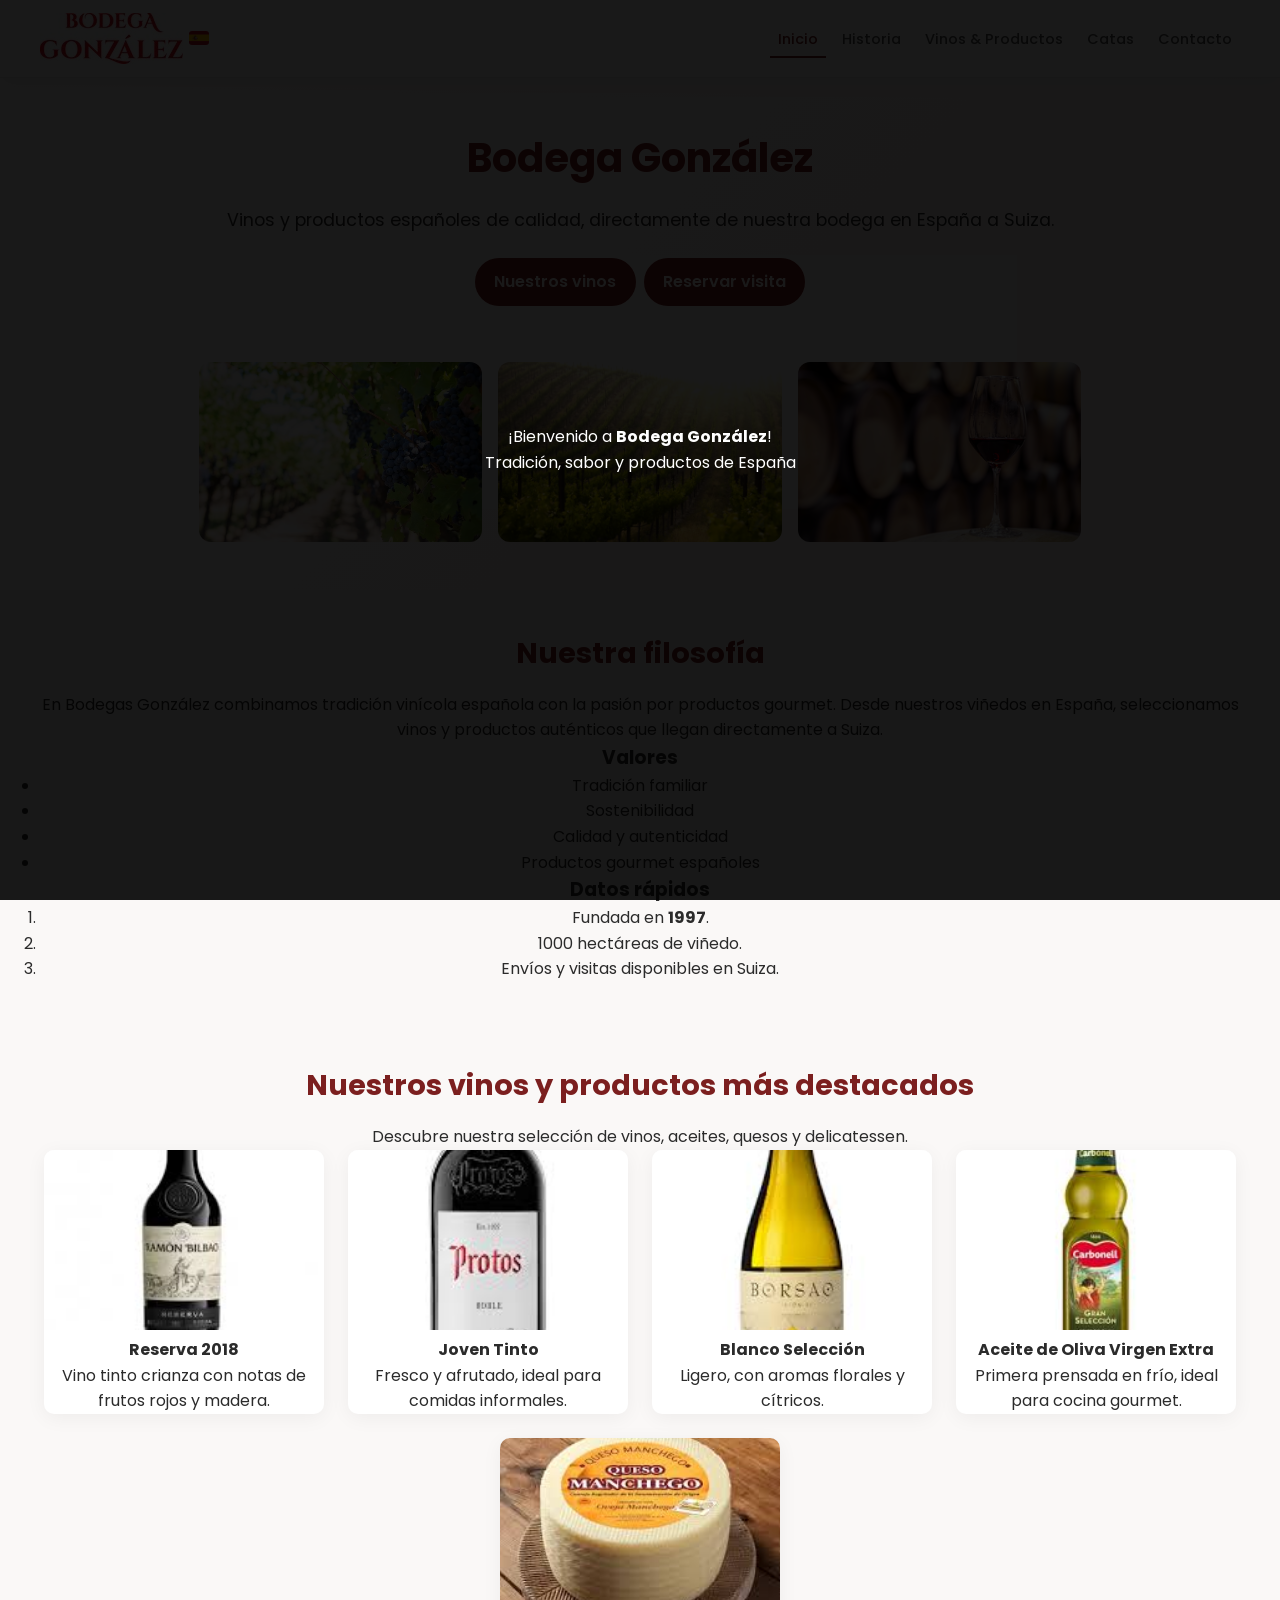
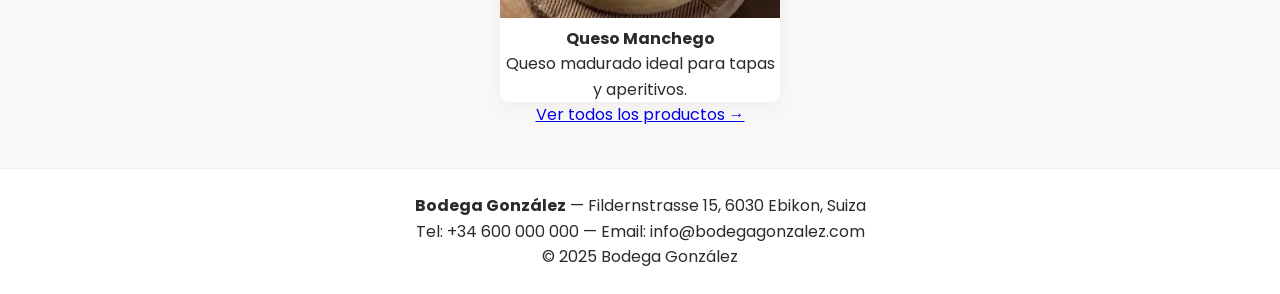
<file: index.html>
<!DOCTYPE html>
<html lang="es">

<head>
  <meta charset="utf-8" />
  <meta name="viewport" content="width=device-width, initial-scale=1" />
  <meta name="author" content="Bodegas González" />
  <title>Bodega González - Tienda de Vinos y Productos Españoles en Suiza</title>

  <!-- Hoja de estilos principal -->
  <link rel="stylesheet" href="styles.css" />

  <!-- Fuente externa -->
  <link href="https://fonts.googleapis.com/css2?family=Poppins:wght@400;500;600;700&display=swap" rel="stylesheet">

  <!-- Favicon -->
  <link rel="icon" href="images/favicon.png" />
</head>

<body>

  <!-- Cabecera con logotipo, bandera y menú principal -->
  <header class="site-header">
    <div class="container header-inner">
      <a class="brand" href="index.html">
        <img src="images/logo.jpg" alt="Logotipo Bodegas González" class="logo">
        <img src="images/flag.jpg" alt="Bandera de España" class="flag">
      </a>

      <!-- Botón de menú para dispositivos pequeños -->
      <button id="nav-toggle" class="nav-toggle" aria-label="Abrir menú">☰</button>

      <!-- Menú principal -->
      <nav id="main-nav" class="main-nav" aria-label="Menú principal">
        <ul>
          <li><a href="index.html" class="active">Inicio</a></li>
          <li><a href="historia.html">Historia</a></li>
          <li><a href="productos.html">Vinos & Productos</a></li>
          <li><a href="catas.html">Catas</a></li>
          <li><a href="contacto.html">Contacto</a></li>
        </ul>
      </nav>
    </div>
  </header>

  <!-- Contenido principal -->
  <main>

    <!-- Sección hero con texto e imágenes destacadas -->
    <section class="hero">
      <div class="hero-inner container">

        <div class="hero-text">
          <h1>Bodega González</h1>
          <p class="lead">Vinos y productos españoles de calidad, directamente de nuestra bodega en España a Suiza.</p>
          <p class="cta">
            <a class="btn" href="productos.html">Nuestros vinos</a>
            <a class="btn ghost" href="catas.html">Reservar visita</a>
          </p>
        </div>

        <div class="hero-image">
          <img src="images/viniedos.png" alt="Viñedos de Bodegas González">
          <img src="images/viniedos2.png" alt="Viñedos de Bodegas González">
          <img src="images/viniedos3.png" alt="Viñedos de Bodegas González">
        </div>

      </div>
    </section>

    <!-- Sección sobre nosotros con listas ordenadas y desordenadas -->
    <section class="about container" id="sobre-nosotros">
      <article>
        <h2>Nuestra filosofía</h2>
        <p>En Bodegas González combinamos tradición vinícola española con la pasión por productos gourmet. Desde nuestros viñedos en España, seleccionamos vinos y productos auténticos que llegan directamente a Suiza.</p>

        <h3>Valores</h3>
        <ul>
          <li>Tradición familiar</li>
          <li>Sostenibilidad</li>
          <li>Calidad y autenticidad</li>
          <li>Productos gourmet españoles</li>
        </ul>
      </article>

      <aside class="quick-facts">
        <h3>Datos rápidos</h3>
        <ol>
          <li>Fundada en <strong>1997</strong>.</li>
          <li>1000 hectáreas de viñedo.</li>
          <li>Envíos y visitas disponibles en Suiza.</li>
        </ol>
      </aside>
    </section>

    <!-- Productos destacados -->
    <section class="productos container">
      <h2>Nuestros vinos y productos más destacados</h2>
      <p>Descubre nuestra selección de vinos, aceites, quesos y delicatessen.</p>

      <div class="cards">

        <article class="card">
          <img src="images/reserva.jpg" alt="Vino Reserva Bodegas González">
          <h4>Reserva 2018</h4>
          <p>Vino tinto crianza con notas de frutos rojos y madera.</p>
        </article>

        <article class="card">
          <img src="images/vinojoven.jpg" alt="Vino Tinto Joven">
          <h4>Joven Tinto</h4>
          <p>Fresco y afrutado, ideal para comidas informales.</p>
        </article>

        <article class="card">
          <img src="images/blancoseleccion.jpg" alt="Vino Blanco">
          <h4>Blanco Selección</h4>
          <p>Ligero, con aromas florales y cítricos.</p>
        </article>

        <article class="card">
          <img src="images/aceiteoliva.jpg" alt="Aceite de oliva español">
          <h4>Aceite de Oliva Virgen Extra</h4>
          <p>Primera prensada en frío, ideal para cocina gourmet.</p>
        </article>

        <article class="card">
          <img src="images/quesomanchego.jpg" alt="Queso manchego">
          <h4>Queso Manchego</h4>
          <p>Queso madurado ideal para tapas y aperitivos.</p>
        </article>

      </div>

      <p class="ver-mas"><a href="productos.html">Ver todos los productos →</a></p>
    </section>

  </main>

  <!-- Pie de página común -->
  <footer class="site-footer">
    <div class="container footer-inner">
      <p><strong>Bodega González</strong> — Fildernstrasse 15, 6030 Ebikon, Suiza</p>
      <p>Tel: +34 600 000 000 — Email: info@bodegagonzalez.com</p>
      <p>© 2025 Bodega González</p>
    </div>
  </footer>

  <!-- Script general -->
  <script src="script.js"></script>

  <!-- Mensaje de bienvenida -->
  <div id="welcome-overlay" class="welcome-overlay">
    <div id="welcome-message" class="welcome-message">
      ¡Bienvenido a <strong>Bodega González</strong>!<br>
      <span class="sub">Tradición, sabor y productos de España</span>
    </div>
  </div>

</body>
</html>
</file>
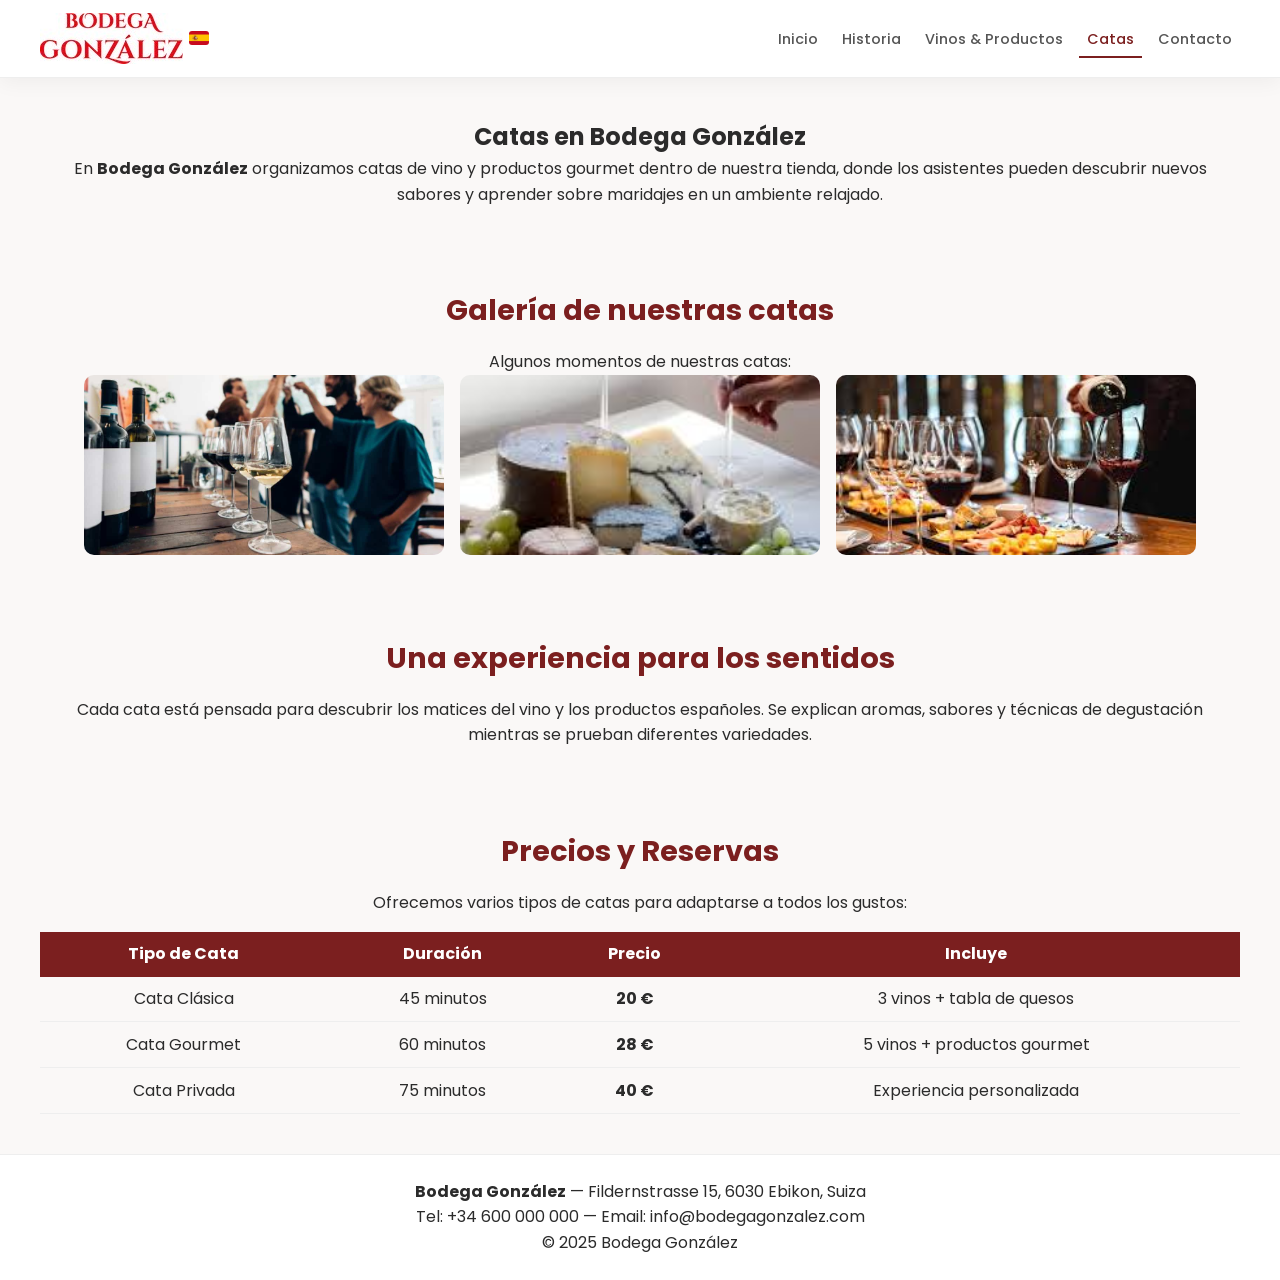
<file: catas.html>
<!DOCTYPE html>
<html lang="es">

<head>
  <meta charset="utf-8" />
  <meta name="viewport" content="width=device-width, initial-scale=1" />
  <meta name="author" content="Bodegas González" />
  <title>Catas | Bodega González</title>

  <!-- Hoja de estilos -->
  <link rel="stylesheet" href="styles.css" />

  <!-- Fuente externa -->
  <link href="https://fonts.googleapis.com/css2?family=Poppins:wght@400;500;600;700&display=swap" rel="stylesheet">

  <link rel="icon" href="images/favicon.png" />
</head>

<body>

  <!-- Cabecera -->
  <header class="site-header">
    <div class="container header-inner">

      <a class="brand" href="index.html">
        <img src="images/logo.jpg" alt="Logotipo Bodega González" class="logo">
        <img src="images/flag.jpg" alt="Bandera de España" class="flag">
      </a>

      <button id="nav-toggle" class="nav-toggle" aria-label="Abrir menú">☰</button>

      <!-- Menú principal -->
      <nav id="main-nav" class="main-nav">
        <ul>
          <li><a href="index.html">Inicio</a></li>
          <li><a href="historia.html">Historia</a></li>
          <li><a href="productos.html">Vinos & Productos</a></li>
          <li><a href="catas.html" class="active">Catas</a></li>
          <li><a href="contacto.html">Contacto</a></li>
        </ul>
      </nav>

    </div>
  </header>

  <!-- Contenido principal -->
  <main>

    <!-- Intro -->
    <section class="container">
      <h1>Catas en Bodega González</h1>
      <p>
        En <strong>Bodega González</strong> organizamos catas de vino y productos gourmet dentro de nuestra tienda, donde los asistentes
        pueden descubrir nuevos sabores y aprender sobre maridajes en un ambiente relajado.
      </p>
    </section>

    <!-- Galería -->
    <section class="galeria container">
      <h2>Galería de nuestras catas</h2>
      <p>Algunos momentos de nuestras catas:</p>

      <div class="galeria-fotos">
        <img src="images/cata1.jpg" alt="Grupo disfrutando una cata">
        <img src="images/cata2.jpg" alt="Detalle de copas y tabla de quesos">
        <img src="images/cata3.jpg" alt="Cata con maridaje gourmet">
      </div>
    </section>

    <!-- Experiencia -->
    <section class="container">
      <h2>Una experiencia para los sentidos</h2>
      <p>
        Cada cata está pensada para descubrir los matices del vino y los productos españoles.
        Se explican aromas, sabores y técnicas de degustación mientras se prueban diferentes variedades.
      </p>
    </section>

    <!-- Tabla de precios -->
    <section class="container">
      <h2>Precios y Reservas</h2>
      <p>Ofrecemos varios tipos de catas para adaptarse a todos los gustos:</p>

      <table>
        <thead>
          <tr>
            <th>Tipo de Cata</th>
            <th>Duración</th>
            <th>Precio</th>
            <th>Incluye</th>
          </tr>
        </thead>

        <tbody>
          <tr>
            <td>Cata Clásica</td>
            <td>45 minutos</td>
            <td><strong>20 €</strong></td>
            <td>3 vinos + tabla de quesos</td>
          </tr>

          <tr>
            <td>Cata Gourmet</td>
            <td>60 minutos</td>
            <td><strong>28 €</strong></td>
            <td>5 vinos + productos gourmet</td>
          </tr>

          <tr>
            <td>Cata Privada</td>
            <td>75 minutos</td>
            <td><strong>40 €</strong></td>
            <td>Experiencia personalizada</td>
          </tr>
        </tbody>
      </table>

    </section>

  </main>

  <!-- Pie -->
  <footer class="site-footer">
    <div class="container footer-inner">
      <p><strong>Bodega González</strong> — Fildernstrasse 15, 6030 Ebikon, Suiza</p>
      <p>Tel: +34 600 000 000 — Email: info@bodegagonzalez.com</p>
      <p>© 2025 Bodega González</p>
    </div>
  </footer>

  <script src="script.js"></script>

</body>
</html>
</file>
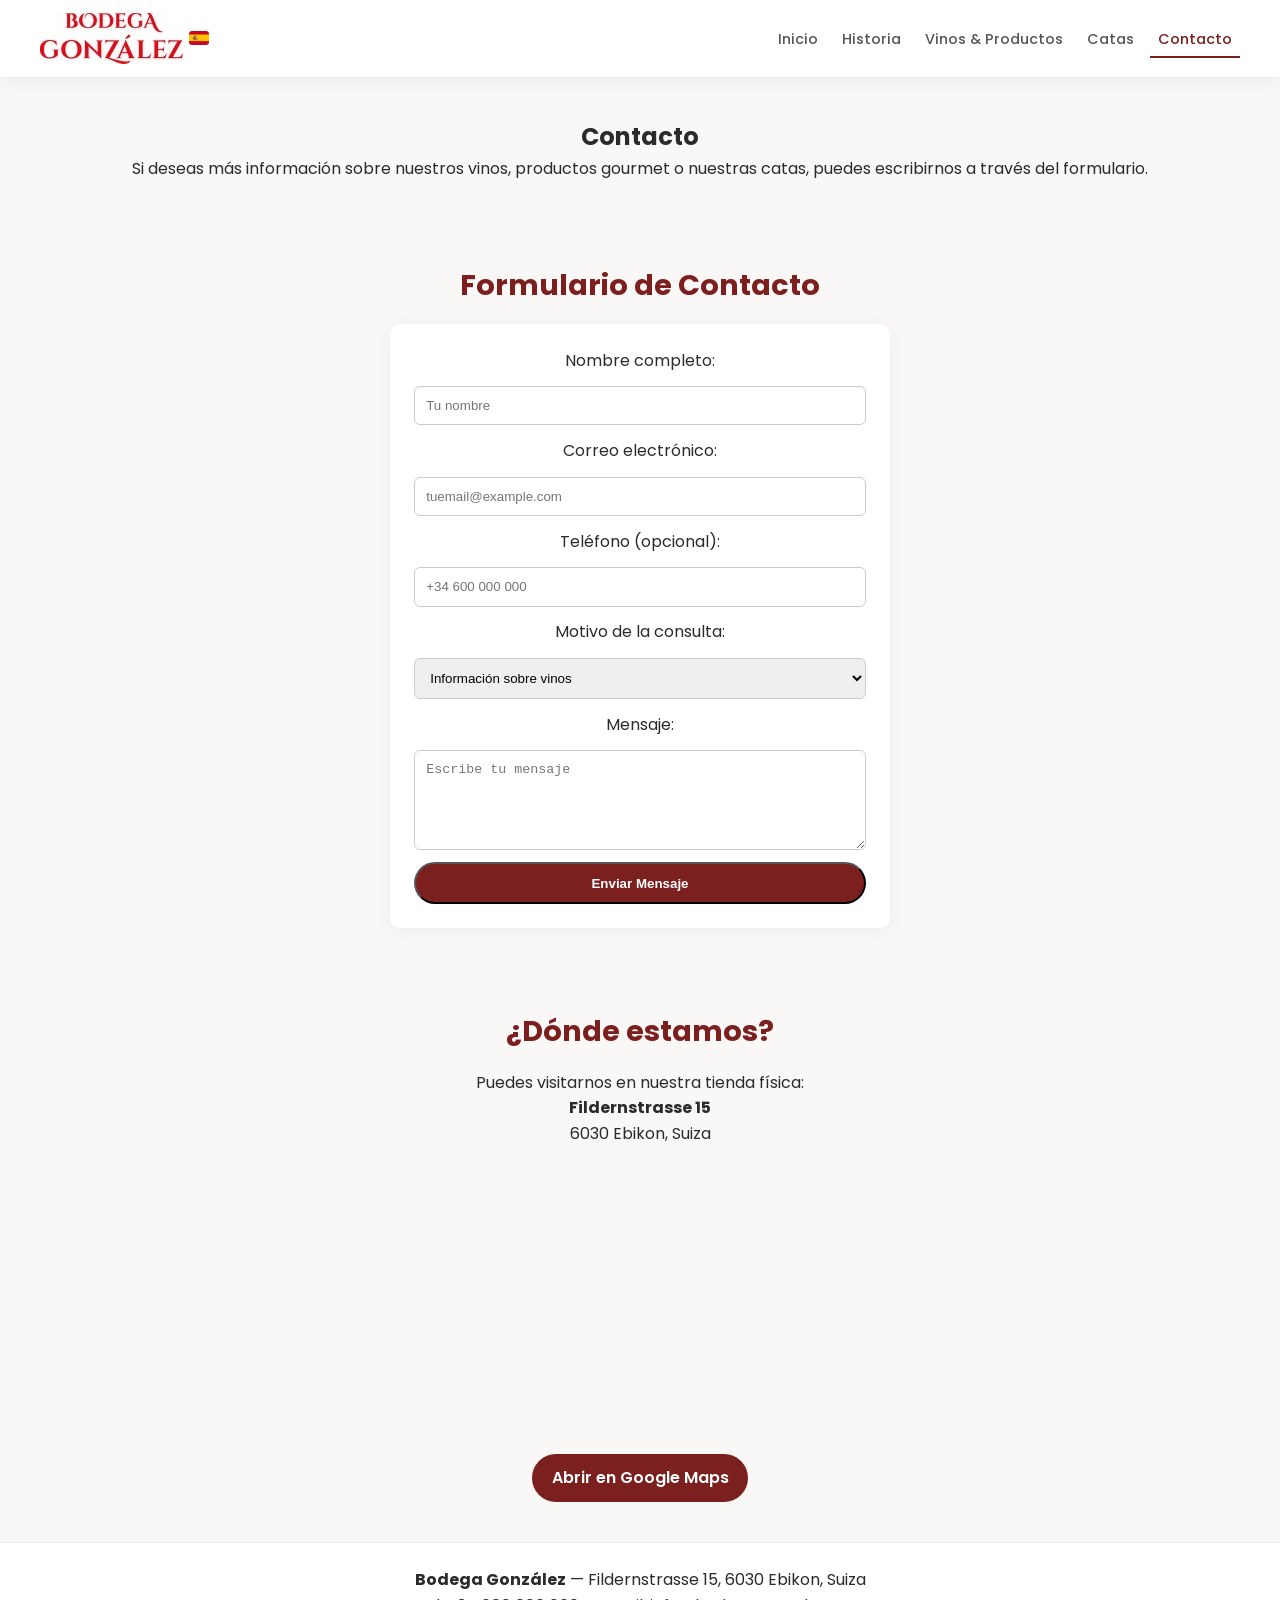
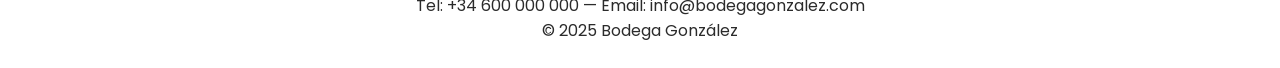
<file: contacto.html>
<!DOCTYPE html>
<html lang="es">

<head>
  <meta charset="utf-8" />
  <meta name="viewport" content="width=device-width, initial-scale=1" />
  <meta name="author" content="Bodegas González" />
  <title>Contacto | Bodega González</title>

  <link rel="stylesheet" href="styles.css" />
  <link href="https://fonts.googleapis.com/css2?family=Poppins:wght@400;500;600;700&display=swap" rel="stylesheet">
  <link rel="icon" href="images/favicon.png" />
</head>

<body>

  <!-- Cabecera con logotipo y menú -->
  <header class="site-header">
    <div class="container header-inner">
      <a class="brand" href="index.html">
        <img src="images/logo.jpg" alt="Logotipo Bodega González" class="logo">
        <img src="images/flag.jpg" alt="Bandera de España" class="flag">
      </a>

      <button id="nav-toggle" class="nav-toggle">☰</button>

      <nav id="main-nav" class="main-nav">
        <ul>
          <li><a href="index.html">Inicio</a></li>
          <li><a href="historia.html">Historia</a></li>
          <li><a href="productos.html">Vinos & Productos</a></li>
          <li><a href="catas.html">Catas</a></li>
          <li><a href="contacto.html" class="active">Contacto</a></li>
        </ul>
      </nav>
    </div>
  </header>

  <!-- Contenido principal -->
  <main>

    <!-- Descripción -->
    <section class="container">
      <h1>Contacto</h1>
      <p>Si deseas más información sobre nuestros vinos, productos gourmet o nuestras catas, puedes escribirnos a través del formulario.</p>
    </section>

    <!-- Formulario -->
    <section class="container">
      <h2>Formulario de Contacto</h2>

      <form class="contact-form" id="contactForm">

        <label for="nombre">Nombre completo:</label>
        <input type="text" id="nombre" name="nombre" required placeholder="Tu nombre">

        <label for="email">Correo electrónico:</label>
        <input type="email" id="email" name="email" required placeholder="tuemail@example.com">

        <label for="telefono">Teléfono (opcional):</label>
        <input type="tel" id="telefono" name="telefono" placeholder="+34 600 000 000">

        <label for="motivo">Motivo de la consulta:</label>
        <select id="motivo" name="motivo">
          <option value="vinos">Información sobre vinos</option>
          <option value="productos">Productos gourmet</option>
          <option value="catas">Reservar cata</option>
          <option value="otros">Otros</option>
        </select>

        <label for="mensaje">Mensaje:</label>
        <textarea id="mensaje" name="mensaje" rows="5" required placeholder="Escribe tu mensaje"></textarea>

        <button class="btn" type="submit">Enviar Mensaje</button>
      </form>

      <p id="form-msg" class="form-msg"></p>

    </section>

    <!-- Información adicional con mapa -->
    <section class="container">
      <h2>¿Dónde estamos?</h2>
      <p>Puedes visitarnos en nuestra tienda física:</p>

      <p><strong>Fildernstrasse 15</strong><br>6030 Ebikon, Suiza</p>

<!-- Mapa de Google -->
<iframe
  src="https://www.google.com/maps/embed?pb=!1m18!1m12!1m3!1d2762.3045034493984!2d8.33389677660407!3d47.08049447115409!2m3!1f0!2f0!3f0!3m2!1i1024!2i768!4f13.1!3m3!1m2!1s0x479ab122f6e576f5%3A0xcd3d6b109fa074d0!2sFildernstrasse%2015%2C%206030%20Ebikon%2C%20Suiza!5e0!3m2!1ses!2ses!4v1700000000000"
  width="100%" height="300" style="border:0; border-radius:10px;" allowfullscreen="" loading="lazy"
  referrerpolicy="no-referrer-when-downgrade">
</iframe>


      <a class="btn" href="https://maps.google.com/?q=Fildernstrasse+15,+6030+Ebikon,+Suiza" target="_blank">
        Abrir en Google Maps
      </a>
      
    </section>

  </main>

  <!-- Pie de página -->
  <footer class="site-footer">
    <div class="container footer-inner">
      <p><strong>Bodega González</strong> — Fildernstrasse 15, 6030 Ebikon, Suiza</p>
      <p>Tel: +34 600 000 000 — Email: info@bodegagonzalez.com</p>
      <p>© 2025 Bodega González</p>
    </div>
  </footer>

  <script src="script.js"></script>
</body>
</html>
</file>
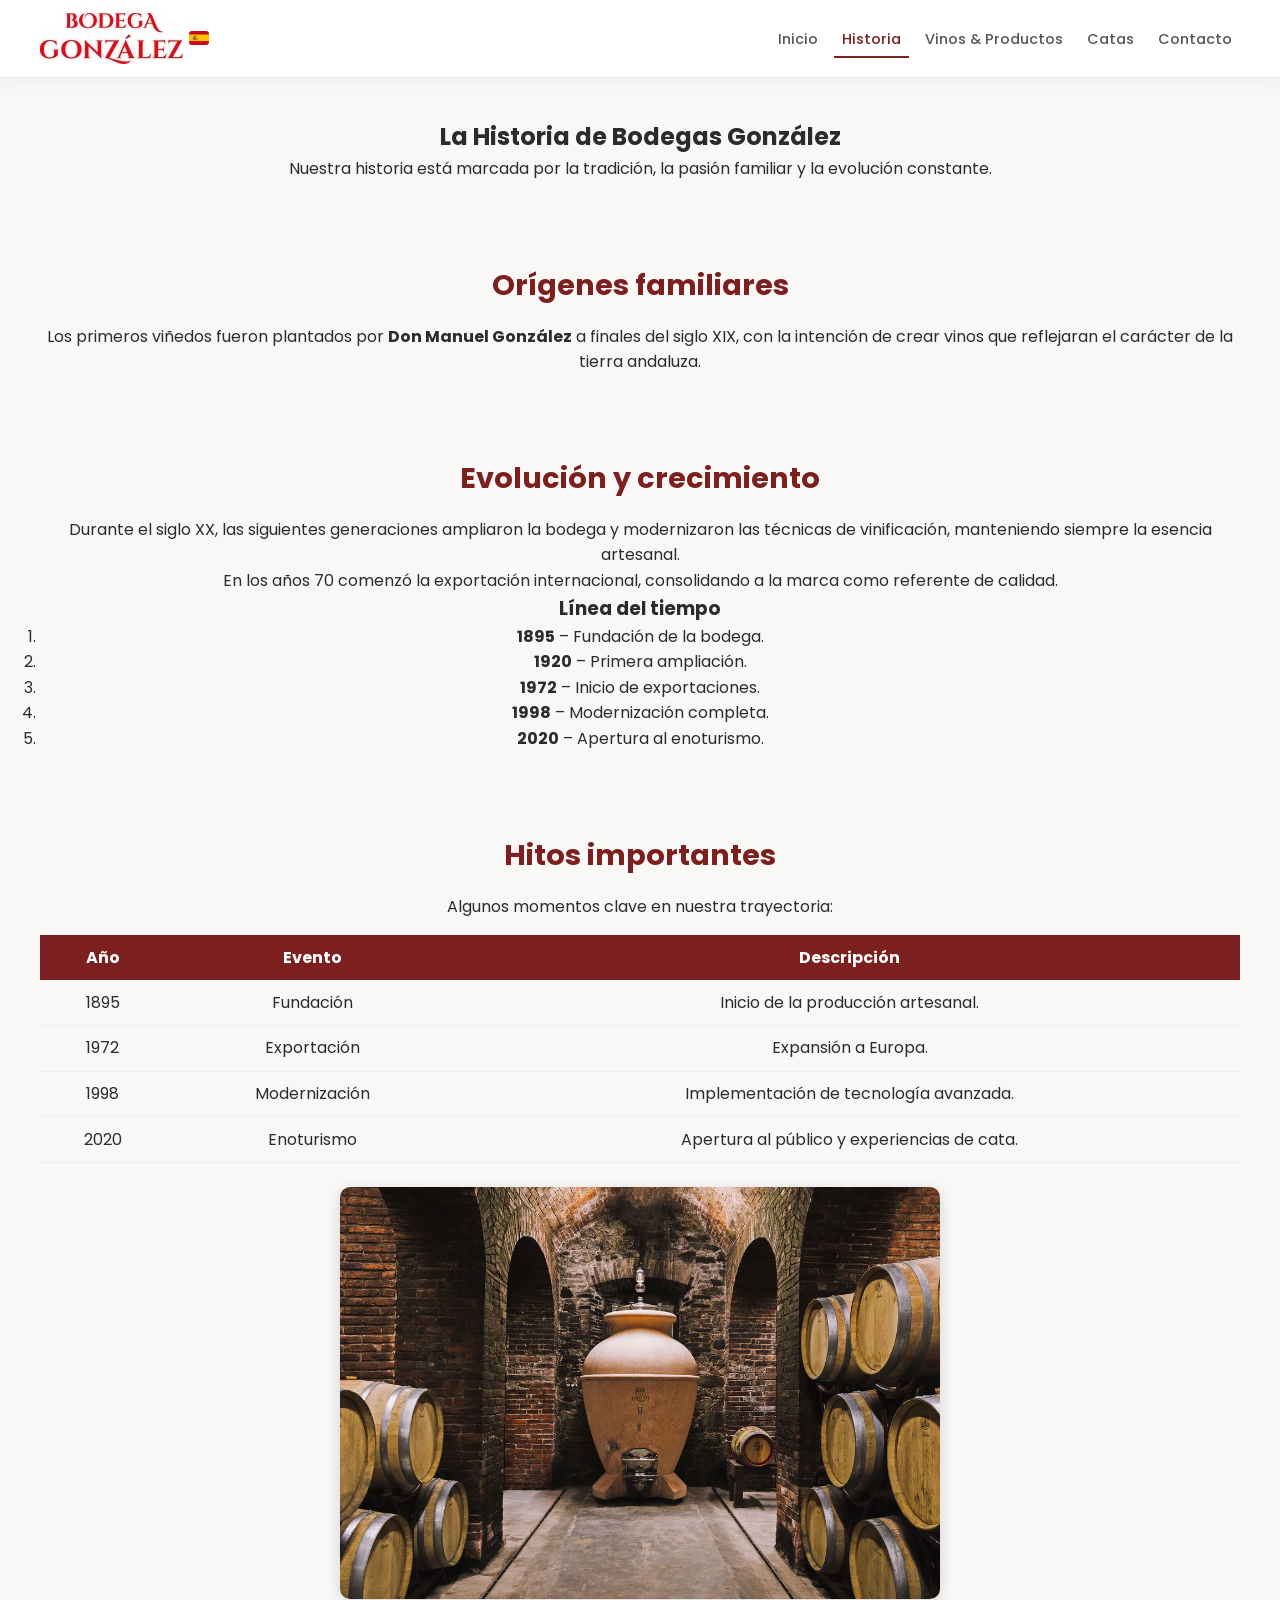
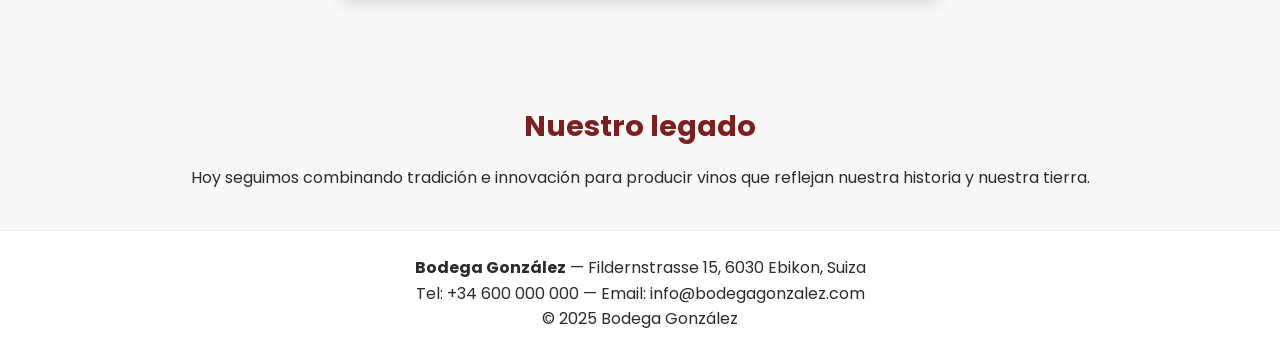
<file: historia.html>
<!DOCTYPE html>
<html lang="es">

<head>
  <meta charset="utf-8" />
  <meta name="viewport" content="width=device-width, initial-scale=1" />
  <meta name="author" content="Bodegas González" />
  <title>Historia | Bodega González</title>

  <link rel="stylesheet" href="styles.css" />
  <link href="https://fonts.googleapis.com/css2?family=Poppins:wght@400;500;600;700&display=swap" rel="stylesheet">
  <link rel="icon" href="images/favicon.png" />
</head>

<body>

  <!-- Cabecera con logotipo y menú -->
  <header class="site-header">
    <div class="container header-inner">
      <a class="brand" href="index.html">
        <img src="images/logo.jpg" alt="Logotipo Bodega González" class="logo">
        <img src="images/flag.jpg" alt="Bandera de España" class="flag">
      </a>

      <button id="nav-toggle" class="nav-toggle" aria-label="Abrir menú">☰</button>

      <nav id="main-nav" class="main-nav" aria-label="Menú principal">
        <ul>
          <li><a href="index.html">Inicio</a></li>
          <li><a href="historia.html" class="active">Historia</a></li>
          <li><a href="productos.html">Vinos & Productos</a></li>
          <li><a href="catas.html">Catas</a></li>
          <li><a href="contacto.html">Contacto</a></li>
        </ul>
      </nav>
    </div>
  </header>

  <!-- Contenido principal -->
  <main>

    <!-- Introducción -->
    <section class="container">
      <h1>La Historia de Bodegas González</h1>
      <p>Nuestra historia está marcada por la tradición, la pasión familiar y la evolución constante.</p>
    </section>

    <!-- Orígenes -->
    <section class="container">
      <h2>Orígenes familiares</h2>
      <article>
        <p>Los primeros viñedos fueron plantados por <strong>Don Manuel González</strong> a finales del siglo XIX, con la intención de crear vinos que reflejaran el carácter de la tierra andaluza.</p>
      </article>
    </section>

    <!-- Evolución -->
    <section class="container">
      <h2>Evolución y crecimiento</h2>
      <article>
        <p>Durante el siglo XX, las siguientes generaciones ampliaron la bodega y modernizaron las técnicas de vinificación, manteniendo siempre la esencia artesanal.</p>
        <p>En los años 70 comenzó la exportación internacional, consolidando a la marca como referente de calidad.</p>

        <!-- Línea del tiempo -->
        <h3>Línea del tiempo</h3>
        <ol>
          <li><strong>1895</strong> – Fundación de la bodega.</li>
          <li><strong>1920</strong> – Primera ampliación.</li>
          <li><strong>1972</strong> – Inicio de exportaciones.</li>
          <li><strong>1998</strong> – Modernización completa.</li>
          <li><strong>2020</strong> – Apertura al enoturismo.</li>
        </ol>
      </article>
    </section>

    <!-- Tabla de hitos -->
    <section class="container">
      <h2>Hitos importantes</h2>
      <p>Algunos momentos clave en nuestra trayectoria:</p>

      <table>
        <thead>
          <tr>
            <th>Año</th>
            <th>Evento</th>
            <th>Descripción</th>
          </tr>
        </thead>
        <tbody>
          <tr>
            <td>1895</td>
            <td>Fundación</td>
            <td>Inicio de la producción artesanal.</td>
          </tr>
          <tr>
            <td>1972</td>
            <td>Exportación</td>
            <td>Expansión a Europa.</td>
          </tr>
          <tr>
            <td>1998</td>
            <td>Modernización</td>
            <td>Implementación de tecnología avanzada.</td>
          </tr>
          <tr>
            <td>2020</td>
            <td>Enoturismo</td>
            <td>Apertura al público y experiencias de cata.</td>
          </tr>
        </tbody>
      </table>

      <!-- Imagen ilustrativa -->
      <img src="images/salabarrica.jpg" alt="Sala de barricas moderna" class="sala-barrica-img">
    </section>

    <!-- Cierre -->
    <section class="container">
      <h2>Nuestro legado</h2>
      <p>Hoy seguimos combinando tradición e innovación para producir vinos que reflejan nuestra historia y nuestra tierra.</p>
    </section>

  </main>

  <!-- Pie de página -->
  <footer class="site-footer">
    <div class="container footer-inner">
      <p><strong>Bodega González</strong> — Fildernstrasse 15, 6030 Ebikon, Suiza</p>
      <p>Tel: +34 600 000 000 — Email: info@bodegagonzalez.com</p>
      <p>© 2025 Bodega González</p>
    </div>
  </footer>

  <script src="script.js"></script>
</body>
</html>
</file>
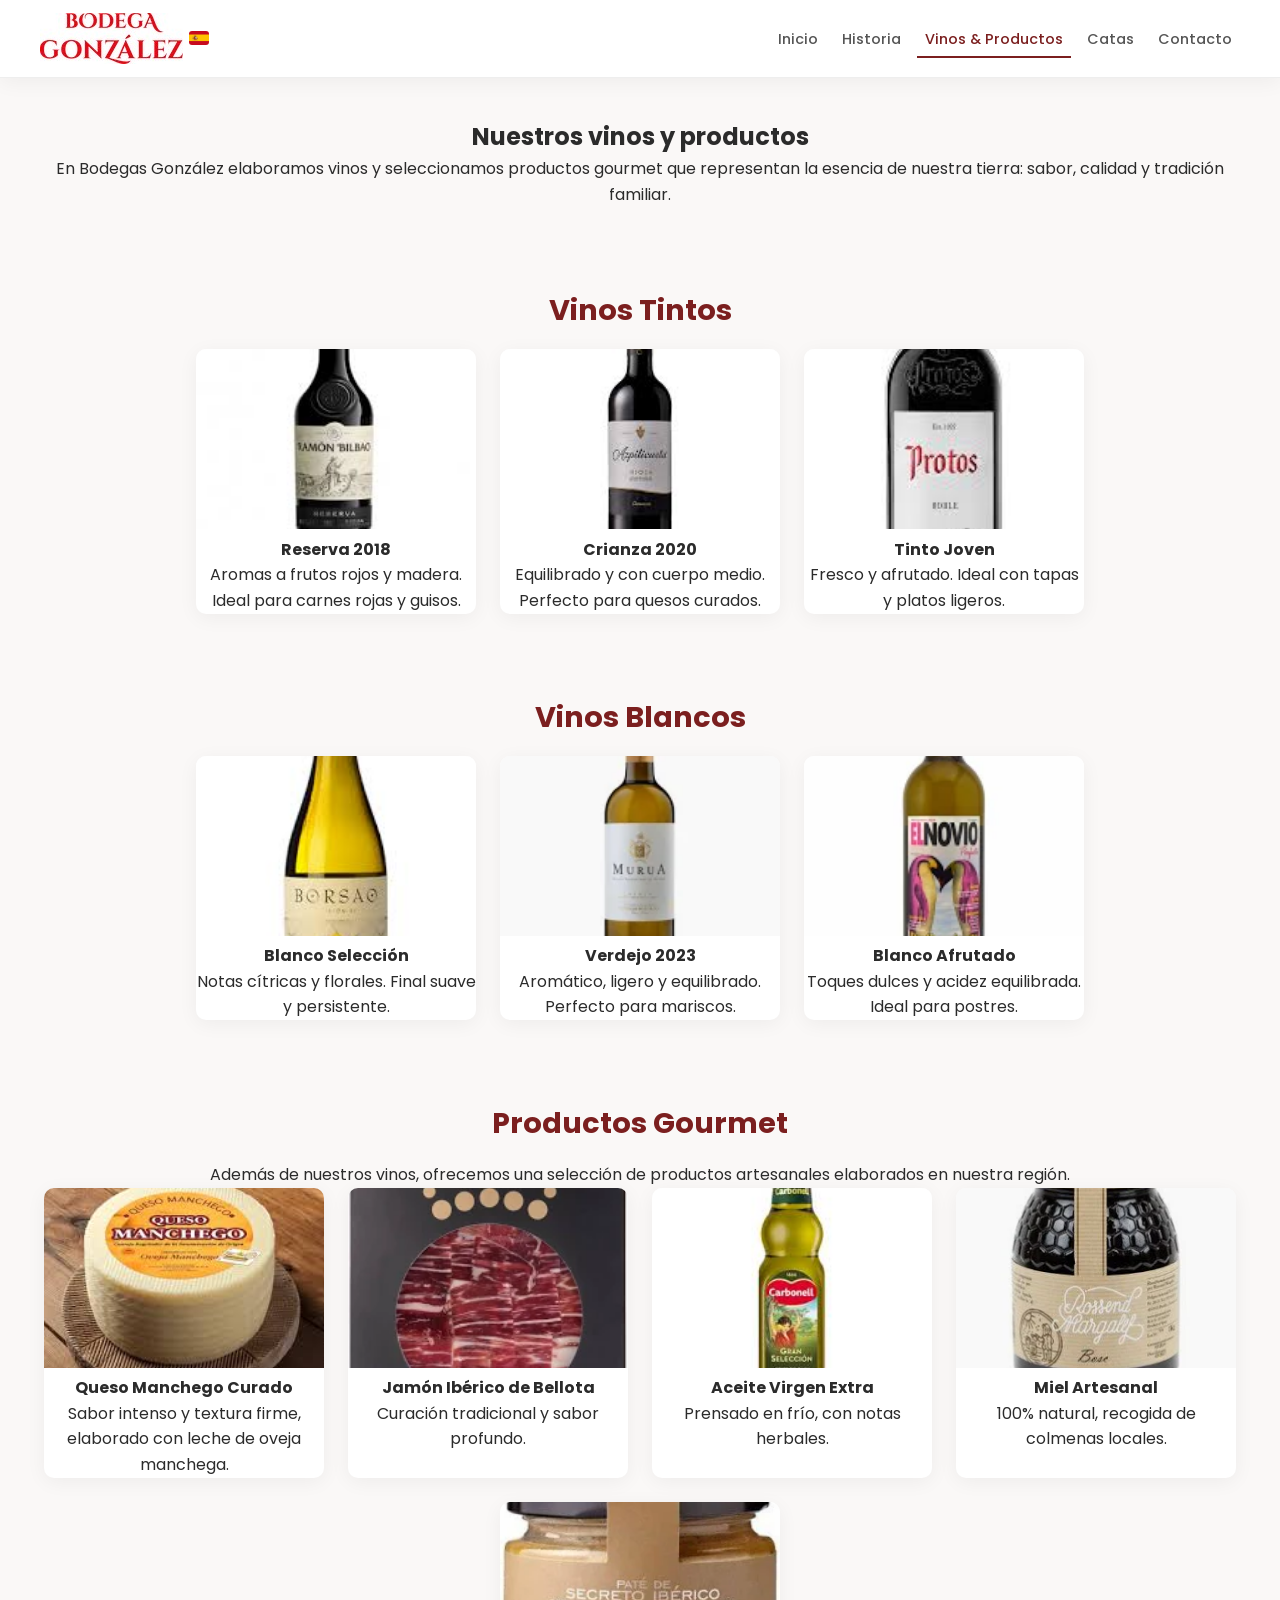
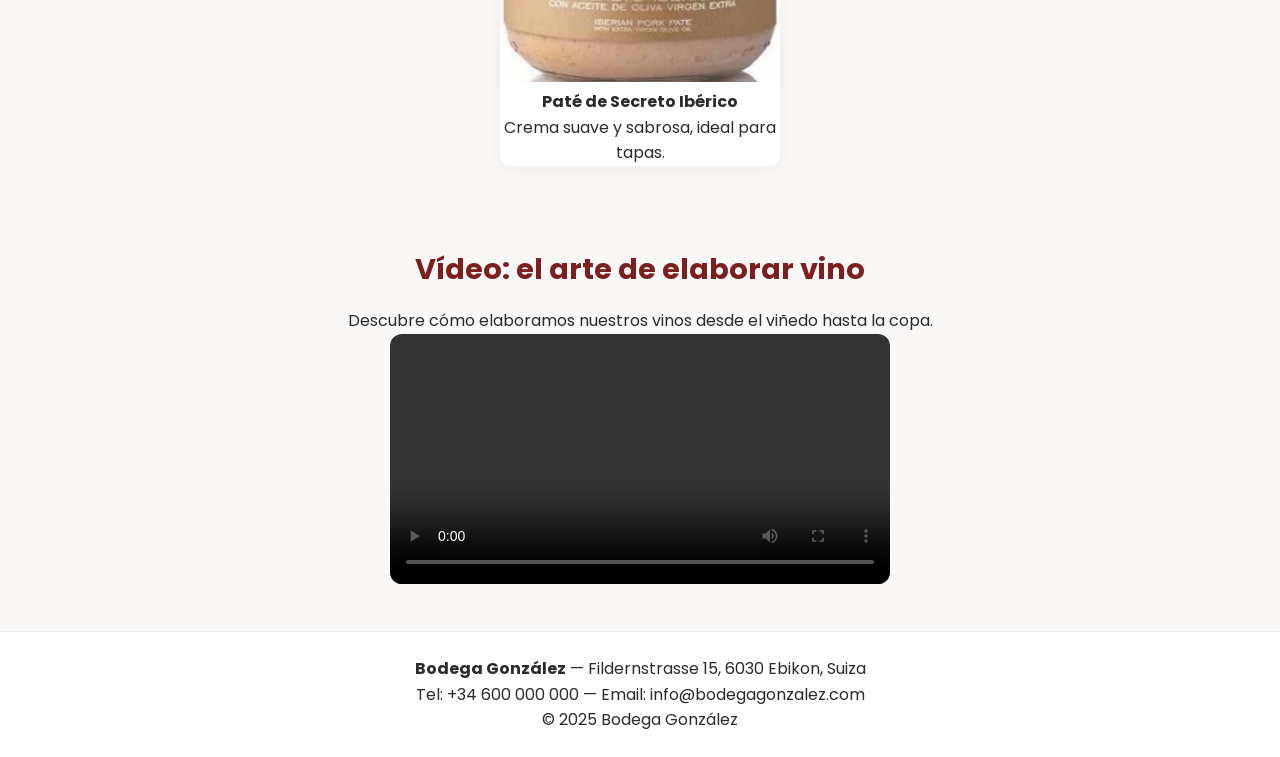
<file: productos.html>
<!DOCTYPE html>
<html lang="es">

<head>
  <meta charset="utf-8" />
  <meta name="viewport" content="width=device-width, initial-scale=1" />
  <meta name="author" content="Bodegas González" />
  <title>Vinos y Productos | Bodegas González</title>

  <!-- Hoja de estilos -->
  <link rel="stylesheet" href="styles.css" />

  <!-- Fuente externa -->
  <link href="https://fonts.googleapis.com/css2?family=Poppins:wght@400;500;600;700&display=swap" rel="stylesheet">

  <link rel="icon" href="images/favicon.png" />
</head>

<body>

  <!-- Cabecera con logotipo, bandera y menú -->
  <header class="site-header">
    <div class="container header-inner">

      <a class="brand" href="index.html">
        <img src="images/logo.jpg" alt="Logotipo Bodegas González" class="logo">
        <img src="images/flag.jpg" alt="Bandera de España" class="flag">
      </a>

      <button id="nav-toggle" class="nav-toggle" aria-label="Abrir menú">☰</button>

      <!-- Menú principal -->
      <nav id="main-nav" class="main-nav" aria-label="Menú principal">
        <ul>
          <li><a href="index.html">Inicio</a></li>
          <li><a href="historia.html">Historia</a></li>
          <li><a href="productos.html" class="active">Vinos & Productos</a></li>
          <li><a href="catas.html">Catas</a></li>
          <li><a href="contacto.html">Contacto</a></li>
        </ul>
      </nav>

    </div>
  </header>

  <!-- Contenido principal -->
  <main>

    <!-- Presentación de la categoría -->
    <section class="container">
      <h1>Nuestros vinos y productos</h1>
      <p>En Bodegas González elaboramos vinos y seleccionamos productos gourmet que representan la esencia de nuestra tierra: sabor, calidad y tradición familiar.</p>
    </section>

    <!-- Vinos tintos -->
    <section class="container">
      <h2>Vinos Tintos</h2>

      <div class="cards">

        <article class="card">
          <img src="images/reserva.jpg" alt="Vino Reserva">
          <h4>Reserva 2018</h4>
          <p>Aromas a frutos rojos y madera. Ideal para carnes rojas y guisos.</p>
        </article>

        <article class="card">
          <img src="images/crianza.jpg" alt="Vino Crianza 2020">
          <h4>Crianza 2020</h4>
          <p>Equilibrado y con cuerpo medio. Perfecto para quesos curados.</p>
        </article>

        <article class="card">
          <img src="images/vinojoven.jpg" alt="Vino Joven">
          <h4>Tinto Joven</h4>
          <p>Fresco y afrutado. Ideal con tapas y platos ligeros.</p>
        </article>

      </div>
    </section>

    <!-- Vinos blancos -->
    <section class="container">
      <h2>Vinos Blancos</h2>

      <div class="cards">

        <article class="card">
          <img src="images/blancoseleccion.jpg" alt="Blanco Selección">
          <h4>Blanco Selección</h4>
          <p>Notas cítricas y florales. Final suave y persistente.</p>
        </article>

        <article class="card">
          <img src="images/verdejo2023.jpg" alt="Verdejo 2023">
          <h4>Verdejo 2023</h4>
          <p>Aromático, ligero y equilibrado. Perfecto para mariscos.</p>
        </article>

        <article class="card">
          <img src="images/afrutado.jpg" alt="Blanco Afrutado">
          <h4>Blanco Afrutado</h4>
          <p>Toques dulces y acidez equilibrada. Ideal para postres.</p>
        </article>

      </div>
    </section>

    <!-- Productos gourmet -->
    <section class="container">
      <h2>Productos Gourmet</h2>
      <p>Además de nuestros vinos, ofrecemos una selección de productos artesanales elaborados en nuestra región.</p>

      <div class="cards">
        <article class="card">
          <img src="images/quesomanchego.jpg" alt="Queso Manchego Curado">
          <h4>Queso Manchego Curado</h4>
          <p>Sabor intenso y textura firme, elaborado con leche de oveja manchega.</p>
        </article>

        <article class="card">
          <img src="images/jamon.jpg" alt="Jamón Ibérico de Bellota">
          <h4>Jamón Ibérico de Bellota</h4>
          <p>Curación tradicional y sabor profundo.</p>
        </article>

        <article class="card">
          <img src="images/aceiteoliva.jpg" alt="Aceite Virgen Extra">
          <h4>Aceite Virgen Extra</h4>
          <p>Prensado en frío, con notas herbales.</p>
        </article>

        <article class="card">
          <img src="images/miel.jpg" alt="Miel artesanal">
          <h4>Miel Artesanal</h4>
          <p>100% natural, recogida de colmenas locales.</p>
        </article>

        <article class="card">
          <img src="images/pate.jpg" alt="Paté de Secreto Ibérico">
          <h4>Paté de Secreto Ibérico</h4>
          <p>Crema suave y sabrosa, ideal para tapas.</p>
        </article>
      </div>

    </section>

    <!-- Vídeo requerido por la práctica -->
    <section class="container">
      <h2>Vídeo: el arte de elaborar vino</h2>
      <p>Descubre cómo elaboramos nuestros vinos desde el viñedo hasta la copa.</p>

      <div class="video-container">
        <video controls>
          <source src="images/video1.mp4" type="video/mp4">
          Tu navegador no soporta la reproducción de videos.
        </video>
      </div>
    </section>

  </main>

  <!-- Pie de página -->
  <footer class="site-footer">
    <div class="container footer-inner">
      <p><strong>Bodega González</strong> — Fildernstrasse 15, 6030 Ebikon, Suiza</p>
      <p>Tel: +34 600 000 000 — Email: info@bodegagonzalez.com</p>
      <p>© 2025 Bodega González</p>
    </div>
  </footer>

  <script src="script.js"></script>

</body>
</html>
</file>
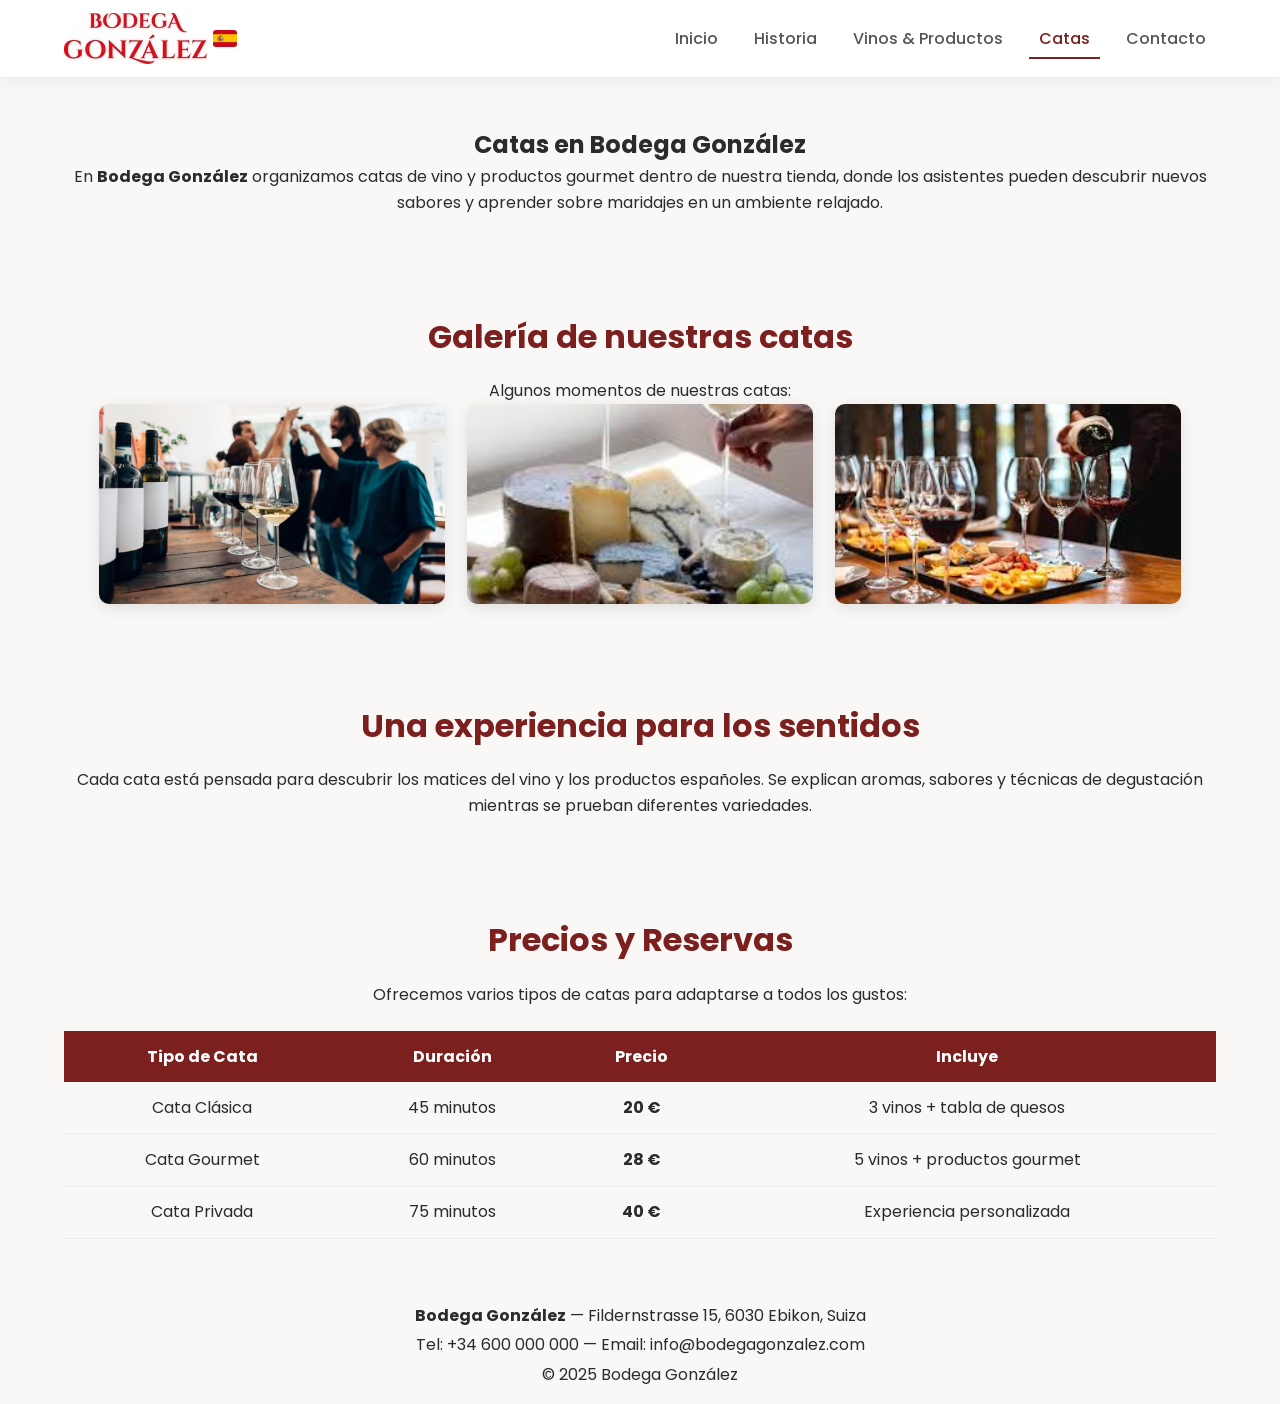
<file: PRACTICA 2/catas.html>
<!DOCTYPE html>
<html lang="es">

<head>
  <meta charset="utf-8" />
  <meta name="viewport" content="width=device-width, initial-scale=1" />
  <meta name="author" content="Bodegas González" />
  <title>Catas | Bodega González</title>

  <!-- Hoja de estilos -->
  <link rel="stylesheet" href="styles.css" />

  <!-- Fuente externa -->
  <link href="https://fonts.googleapis.com/css2?family=Poppins:wght@400;500;600;700&display=swap" rel="stylesheet">

  <link rel="icon" href="images/favicon.png" />
</head>

<body>

  <!-- Cabecera -->
  <header class="site-header">
    <div class="container header-inner">

      <a class="brand" href="index.html">
        <img src="images/logo.jpg" alt="Logotipo Bodega González" class="logo">
        <img src="images/flag.jpg" alt="Bandera de España" class="flag">
      </a>

      <button id="nav-toggle" class="nav-toggle" aria-label="Abrir menú">☰</button>

      <!-- Menú principal -->
      <nav id="main-nav" class="main-nav">
        <ul>
          <li><a href="index.html">Inicio</a></li>
          <li><a href="historia.html">Historia</a></li>
          <li><a href="productos.html">Vinos & Productos</a></li>
          <li><a href="catas.html" class="active">Catas</a></li>
          <li><a href="contacto.html">Contacto</a></li>
        </ul>
      </nav>

    </div>
  </header>

  <!-- Contenido principal -->
  <main>

    <!-- Intro -->
    <section class="container">
      <h1>Catas en Bodega González</h1>
      <p>
        En <strong>Bodega González</strong> organizamos catas de vino y productos gourmet dentro de nuestra tienda, donde los asistentes
        pueden descubrir nuevos sabores y aprender sobre maridajes en un ambiente relajado.
      </p>
    </section>

    <!-- Galería -->
    <section class="galeria container">
      <h2>Galería de nuestras catas</h2>
      <p>Algunos momentos de nuestras catas:</p>

      <div class="galeria-fotos">
        <img src="images/cata1.jpg" alt="Grupo disfrutando una cata">
        <img src="images/cata2.jpg" alt="Detalle de copas y tabla de quesos">
        <img src="images/cata3.jpg" alt="Cata con maridaje gourmet">
      </div>
    </section>

    <!-- Experiencia -->
    <section class="container">
      <h2>Una experiencia para los sentidos</h2>
      <p>
        Cada cata está pensada para descubrir los matices del vino y los productos españoles.
        Se explican aromas, sabores y técnicas de degustación mientras se prueban diferentes variedades.
      </p>
    </section>

    <!-- Tabla de precios -->
    <section class="container">
      <h2>Precios y Reservas</h2>
      <p>Ofrecemos varios tipos de catas para adaptarse a todos los gustos:</p>

      <table>
        <thead>
          <tr>
            <th>Tipo de Cata</th>
            <th>Duración</th>
            <th>Precio</th>
            <th>Incluye</th>
          </tr>
        </thead>

        <tbody>
          <tr>
            <td>Cata Clásica</td>
            <td>45 minutos</td>
            <td><strong>20 €</strong></td>
            <td>3 vinos + tabla de quesos</td>
          </tr>

          <tr>
            <td>Cata Gourmet</td>
            <td>60 minutos</td>
            <td><strong>28 €</strong></td>
            <td>5 vinos + productos gourmet</td>
          </tr>

          <tr>
            <td>Cata Privada</td>
            <td>75 minutos</td>
            <td><strong>40 €</strong></td>
            <td>Experiencia personalizada</td>
          </tr>
        </tbody>
      </table>

    </section>

  </main>

  <!-- Pie -->
  <footer class="site-footer">
    <div class="container footer-inner">
      <p><strong>Bodega González</strong> — Fildernstrasse 15, 6030 Ebikon, Suiza</p>
      <p>Tel: +34 600 000 000 — Email: info@bodegagonzalez.com</p>
      <p>© 2025 Bodega González</p>
    </div>
  </footer>

  <script src="script.js"></script>

</body>
</html>
</file>
<file: styles.css>
/* ===== RESET BÁSICO ===== */
* {
  margin: 0;
  padding: 0;
  box-sizing: border-box;
}

body {
  font-family: 'Poppins', sans-serif;
  background: #faf8f7;
  color: #2b2b2b;
  line-height: 1.6;
  text-align: center;
}

/* ===== VARIABLES ===== */
:root {
  --vino: #7b1f1f;
  --vino-oscuro: #531515;
  --oro: #d4af37;
  --gris: #555;
  --blanco: #fff;
  --fondo: #fff6f6;
  --max-width: 1200px;
  --sombra: 0 4px 20px rgba(0,0,0,0.05);
}

/* ===== CONTENEDORES ===== */
.container {
  width: 95%;
  max-width: var(--max-width);
  margin: auto;
}

/* ======================================================
   CABECERA Y MENÚ (VISIBLES EN TODAS LAS PANTALLAS)
====================================================== */
header {
  background: var(--blanco);
  position: sticky;
  top: 0;
  border-bottom: 1px solid #eee;
  z-index: 20;
  box-shadow: var(--sombra);
}

.header-inner {
  display: flex;
  justify-content: space-between;
  align-items: center;
  padding: 0.8rem 0;
  flex-wrap: wrap;
  gap: 10px;
}

.brand {
  display: flex;
  align-items: center;
  color: var(--vino);
  text-decoration: none;
  font-size: 1.1rem;
}

.flag {
  width: 20px;
  border-radius: 3px;
  margin-left: 6px;
}

/* Forzamos que el menú sea siempre visible sin hamburguesa */
.main-nav {
  display: block !important;
}

.main-nav ul {
  list-style: none;
  display: flex;
  gap: 0.5rem;
  flex-wrap: wrap;
  justify-content: center;
}

.main-nav a {
  text-decoration: none;
  color: var(--gris);
  font-weight: 500;
  padding: 5px 8px;
  font-size: 0.9rem;
  position: relative;
}

.main-nav a:hover,
.main-nav a.active {
  color: var(--vino);
}

.main-nav a::after {
  content: "";
  width: 0%;
  height: 2px;
  background: var(--vino);
  position: absolute;
  bottom: -4px;
  left: 0;
  transition: 0.3s;
}

.main-nav a:hover::after,
.main-nav a.active::after {
  width: 100%;
}

/* OCULTAR BOTÓN HAMBURGUESA */
.nav-toggle {
  display: none !important;
}

/* ======================================================
   HERO / INICIO
====================================================== */
.hero {
  padding: 3rem 0;
  background: linear-gradient(135deg, var(--blanco), var(--fondo));
}

.hero-inner {
  display: flex;
  flex-direction: column;
  gap: 2rem;
  align-items: center;
}

.hero-text h1 {
  font-size: 2.5rem;
  color: var(--vino);
  margin-bottom: 1rem;
}

.hero-text p.lead {
  font-size: 1.1rem;
  margin-bottom: 1.5rem;
}

.hero-text .cta {
  display: flex;
  justify-content: center;
  gap: 0.5rem;
  width: 100%; 
  margin-bottom: 1.5rem;
}

.btn {
  display: inline-block;
  padding: 0.7rem 1.2rem;
  border-radius: 30px;
  background: var(--vino);
  color: var(--blanco);
  font-weight: 600;
  text-decoration: none;
  transition: all 0.3s ease;
}

.hero-image {
  display: flex;
  justify-content: center; 
  gap: 1rem;
  flex-wrap: wrap;
}

.hero-image img {
  width: 30%;
  min-width: 250px;
  height: 180px;
  object-fit: cover;
  border-radius: 12px;
}

/* ======================================================
   IMAGEN DE HISTORIA (AJUSTE MÓVIL)
====================================================== */
.sala-barrica-img {
  display: block;
  margin: 1.5rem auto;
  width: 100%;        /* Ajuste automático al ancho del móvil */
  max-width: 600px;   /* Tamaño máximo en ordenador */
  height: auto;
  border-radius: 10px;
  box-shadow: 0 4px 15px rgba(0,0,0,0.15);
  object-fit: cover;
}

/* ======================================================
   MENSAJE DE BIENVENIDA (ESTILOS PARA JS)
====================================================== */
.welcome-overlay {
  position: fixed;
  top: 0;
  left: 0;
  width: 100%;
  height: 100%;
  background: rgba(0, 0, 0, 0.9);
  display: flex;
  justify-content: center;
  align-items: center;
  z-index: 1000;
  transition: opacity 0.5s ease;
}

.welcome-overlay.hide {
  opacity: 0;
  pointer-events: none;
}

.welcome-message {
  color: white;
  text-align: center;
  padding: 20px;
  transform: scale(0.8);
  transition: transform 0.5s ease;
}

.welcome-message.show {
  transform: scale(1);
}

/* ======================================================
   RESTO DE SECCIONES
====================================================== */
section { padding: 2.5rem 0; }
h2 { font-size: 1.8rem; color: var(--vino); margin-bottom: 1rem; }

.cards { display: flex; justify-content: center; flex-wrap: wrap; gap: 1.5rem; }
.card { width: 280px; background: var(--blanco); border-radius: 10px; box-shadow: var(--sombra); overflow: hidden; }
.card img { width: 100%; height: 180px; object-fit: cover; }

.video-container { width: 100%; max-width: 500px; margin: 0 auto; }
.video-container video { width: 100%; border-radius: 12px; }

.galeria-fotos { display: flex; flex-wrap: wrap; justify-content: center; gap: 1rem; }
.galeria-fotos img { width: 30%; min-width: 220px; height: 180px; object-fit: cover; border-radius: 10px; }

table { width: 100%; border-collapse: collapse; margin-top: 1rem; }
th { background: var(--vino); color: var(--blanco); padding: 0.6rem; }
td { padding: 0.6rem; border-bottom: 1px solid #eee; }

form { max-width: 500px; margin: auto; background: #fff; padding: 1.5rem; border-radius: 10px; box-shadow: var(--sombra); display: grid; gap: 0.8rem; }
input, textarea, select { padding: 0.7rem; border-radius: 6px; border: 1px solid #ccc; }

.site-footer { padding: 1.5rem 0; background: #fff; border-top: 1px solid #eee; }

/* ======================================================
   RESPONSIVE FINAL
====================================================== */
@media(max-width:768px){
  .header-inner {
    flex-direction: column;
    padding: 0.5rem 0;
  }

  .main-nav ul {
    gap: 0.3rem;
  }

  .main-nav a {
    font-size: 0.8rem;
    padding: 4px 6px;
  }

  .hero-text h1 { font-size: 1.8rem; }
  .hero-image img { width: 95%; height: 200px; }
  .galeria-fotos img { width: 95%; height: 200px; }
}
</file>
<file: PRACTICA 2/styles.css>
/* ===== RESET BÁSICO ===== */
* {
  margin: 0;
  padding: 0;
  box-sizing: border-box;
}

body {
  font-family: 'Poppins', sans-serif;
  background: #faf8f7;
  color: #2b2b2b;
  line-height: 1.6;
  text-align: center;
}

/* ===== VARIABLES ===== */
:root {
  --vino: #7b1f1f;
  --vino-oscuro: #531515;
  --oro: #d4af37;
  --gris: #555;
  --blanco: #fff;
  --fondo: #fff6f6;
  --max-width: 1200px;
  --sombra: 0 4px 20px rgba(0,0,0,0.05);
}

/* ===== CONTENEDORES ===== */
.container {
  width: 90%;
  max-width: var(--max-width);
  margin: auto;
}

/* ======================================================
   CABECERA Y MENÚ
====================================================== */
header {
  background: var(--blanco);
  position: sticky;
  top: 0;
  border-bottom: 1px solid #eee;
  z-index: 20;
  box-shadow: var(--sombra);
}

.header-inner {
  display: flex;
  justify-content: space-between;
  align-items: center;
  padding: 0.8rem 0;
}

.brand {
  display: flex;
  align-items: center;
  color: var(--vino);
  text-decoration: none;
}

.flag {
  width: 24px;
  border-radius: 3px;
  margin-left: 6px;
}

.main-nav ul {
  list-style: none;
  display: flex;
  gap: 1rem;
}

.main-nav a {
  text-decoration: none;
  color: var(--gris);
  font-weight: 500;
  padding: 5px 10px;
  position: relative;
}

.main-nav a:hover,
.main-nav a.active {
  color: var(--vino);
}

/* subrayado animado */
.main-nav a::after {
  content: "";
  width: 0%;
  height: 2px;
  background: var(--vino);
  position: absolute;
  bottom: -4px;
  left: 0;
  transition: 0.3s;
}

.main-nav a:hover::after,
.main-nav a.active::after {
  width: 100%;
}

/* Menú móvil */
.nav-toggle {
  display: none;
  background: none;
  border: 0;
  font-size: 1.7rem;
  cursor: pointer;
  color: var(--vino);
}

/* ======================================================
   HERO / INICIO
====================================================== */
.hero {
  padding: 3rem 0;
  background: linear-gradient(135deg, var(--blanco), var(--fondo));
}

.hero-inner {
  display: flex;
  flex-direction: column;
  gap: 2rem;
  align-items: center;
}

/* ===== TITULO Y DESCRIPCIÓN ===== */
.hero-text h1 {
  text-align: center;
  font-size: 2.8rem;
  color: var(--vino);
  margin-bottom: 1rem;
}

.hero-text p.lead {
  text-align: center; 
  font-size: 1.2rem;
  margin-bottom: 1rem;
}

/* ===== BOTONES ===== */
.hero-text .cta {
  display: flex;
  justify-content: flex-start; 
  gap: 0.5rem;
  width: 100%; 
  margin-bottom: 1.5rem;
}

.btn {
  display: inline-block;
  padding: 0.75rem 1.5rem;
  border-radius: 30px;
  background: var(--vino);
  color: var(--blanco);
  font-weight: 600;
  margin: 0.5rem 0;
  text-decoration: none;
  transition: all 0.3s ease;
}

.btn:hover {
  transform: translateY(-3px);
  background: var(--vino-oscuro);
}

.btn.ghost {
  background: transparent;
  color: var(--vino);
  border: 2px solid var(--vino);
}

.btn.ghost:hover {
  background: var(--vino);
  color: var(--blanco);
  transform: translateY(-3px);
}

/* ===== IMÁGENES DEL HERO ===== */
.hero-image {
  display: flex;
  justify-content: center; 
  gap: 1.2rem;
  flex-wrap: wrap;
}

.hero-image img {
  width: 30%;
  min-width: 280px;
  max-width: 320px;
  height: 200px;
  object-fit: cover;
  border-radius: 12px;
  transition: 0.4s ease;
}

.hero-image img:hover {
  transform: scale(1.07);
  box-shadow: 0 8px 20px rgba(0,0,0,0.25);
}

/* ======================================================
   SECCIONES GENERALES
====================================================== */
section {
  padding: 3rem 0;
}

h2 {
  font-size: 2rem;
  color: var(--vino);
  margin-bottom: 1rem;
}

/* ======================================================
   ABOUT / HISTORIA / LISTAS
====================================================== */
.sala-barrica-img {
  display: block;
  margin: 1.5rem auto;
  width: 80%;
  max-width: 600px;
  border-radius: 10px;
  box-shadow: 0 4px 15px rgba(0,0,0,0.15);
}

#sobre-nosotros ul,
#sobre-nosotros ol,
.container ul,
.container ol {
  text-align: left;
  list-style-position: inside;
  padding-left: 1rem;
  margin-left: 0;
}

/* ======================================================
   TARJETAS DE PRODUCTOS
====================================================== */
.cards {
  display: flex;
  justify-content: center;
  flex-wrap: wrap;
  gap: 1.5rem;
}

.card {
  width: 300px;
  background: var(--blanco);
  border-radius: 10px;
  box-shadow: var(--sombra);
  overflow: hidden;
  transition: 0.3s;
}

.card:hover {
  transform: translateY(-5px);
}

.card img {
  width: 100%;
  height: 190px;
  object-fit: cover;
}

/* ======================================================
   VIDEO
====================================================== */
.video-container {
  width: 100%;
  max-width: 600px;
  margin: 0 auto;
}

.video-container video {
  width: 100%;
  border-radius: 12px;
}

/* ======================================================
   GALERÍA DE CATAS
====================================================== */
.galeria-fotos {
  display: flex;
  flex-wrap: wrap;
  justify-content: center;
  gap: 1.4rem;
}

.galeria-fotos img {
  width: 30%;
  min-width: 250px;
  height: 200px;
  object-fit: cover;
  border-radius: 10px;
  transition: 0.4s ease;
  box-shadow: 0 4px 15px rgba(0,0,0,0.1);
}

.galeria-fotos img:hover {
  transform: scale(1.07);
  box-shadow: 0 8px 20px rgba(0,0,0,0.25);
}

/* ======================================================
   TABLAS
====================================================== */
table {
  width: 100%;
  border-collapse: collapse;
  margin-top: 1.5rem;
}

th {
  background: var(--vino);
  color: var(--blanco);
  padding: 0.8rem;
}

td {
  padding: 0.8rem;
  border-bottom: 1px solid #eee;
}

/* ======================================================
   FORMULARIOS
====================================================== */
form {
  max-width: 600px;
  margin: auto;
  background: #fff;
  padding: 2rem;
  border-radius: 10px;
  box-shadow: var(--sombra);
  display: grid;
  gap: 1rem;
}

input, textarea, select {
  padding: 0.8rem;
  border-radius: 6px;
  border: 1px solid #ccc;
}

input:focus, textarea:focus {
  outline: 2px solid var(--oro);
}

/* ======================================================
   FOOTER
====================================================== */
.site-footer .footer-inner {
  display: flex;
  flex-direction: column;
  align-items: center;
  justify-content: center;
  gap: 0.25rem;
  text-align: center;
  width: 100%;
  padding: 1rem 0;
}

/* ======================================================
   RESPONSIVE GENERAL
====================================================== */
@media(max-width:900px){
  .main-nav ul {
    flex-direction: column;
    position: absolute;
    right: 15px;
    top: 70px;
    background: #fff;
    padding: 1rem;
    border-radius: 10px;
    display: none;
  }

  .main-nav.open ul { display: flex; }

  .nav-toggle { display: block; }

  .cards { flex-direction: column; }

  .about { flex-direction: column; }

  .galeria-fotos img {
    width: 90%;
    height: 220px;
  }

  /* Hero móvil: botones y texto adaptables */
  .hero-inner {
    flex-direction: column;
    align-items: center;
  }

  .hero-text .cta {
    justify-content: flex-start;
    width: 100%;
  }
}
</file>
